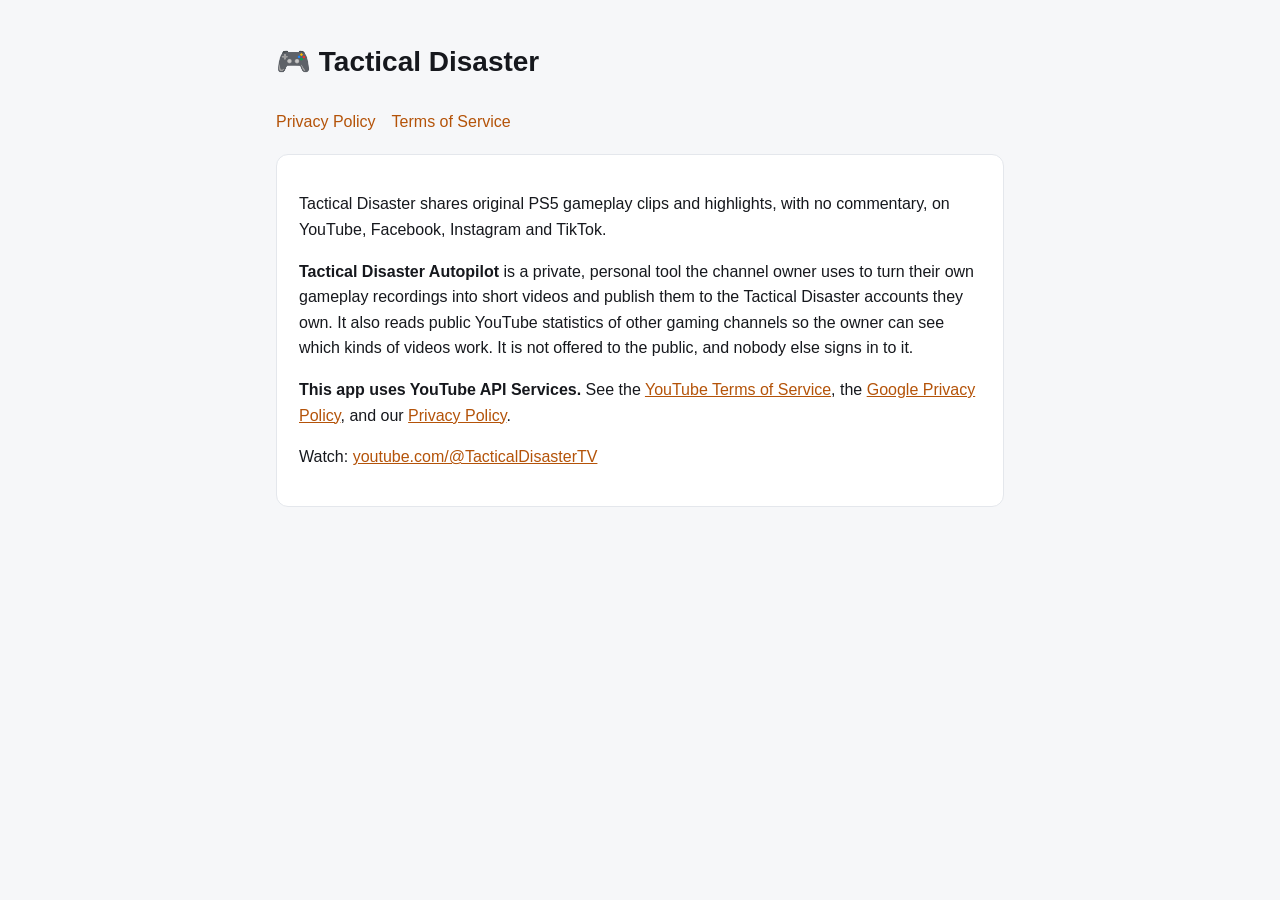
<file: index.html>
<!doctype html>
<html lang="en">
<head>
<meta charset="utf-8">
<meta name="viewport" content="width=device-width, initial-scale=1">
<title>Tactical Disaster</title>
<meta name="description" content="Tactical Disaster – PS5 gameplay clips, no commentary.">
<link rel="stylesheet" href="style.css">
</head>
<body>
<main>
<header><h1>🎮 Tactical Disaster</h1></header>
<nav><a href="privacy.html">Privacy Policy</a><a href="terms.html">Terms of Service</a></nav>
<div class="card" style="margin-top:20px">
<p>Tactical Disaster shares original PS5 gameplay clips and highlights, with no commentary, on YouTube, Facebook, Instagram and TikTok.</p>
<p><strong>Tactical Disaster Autopilot</strong> is a private, personal tool the channel owner uses to turn their own gameplay recordings into short videos and publish them to the Tactical Disaster accounts they own. It also reads public YouTube statistics of other gaming channels so the owner can see which kinds of videos work. It is not offered to the public, and nobody else signs in to it.</p>
<p><strong>This app uses YouTube API Services.</strong> See the <a href="https://www.youtube.com/t/terms">YouTube Terms of Service</a>, the <a href="https://policies.google.com/privacy">Google Privacy Policy</a>, and our <a href="privacy.html">Privacy Policy</a>.</p>
<p>Watch: <a href="https://www.youtube.com/@TacticalDisasterTV">youtube.com/@TacticalDisasterTV</a></p>
</div>
</main>
</body>
</html>
</file>
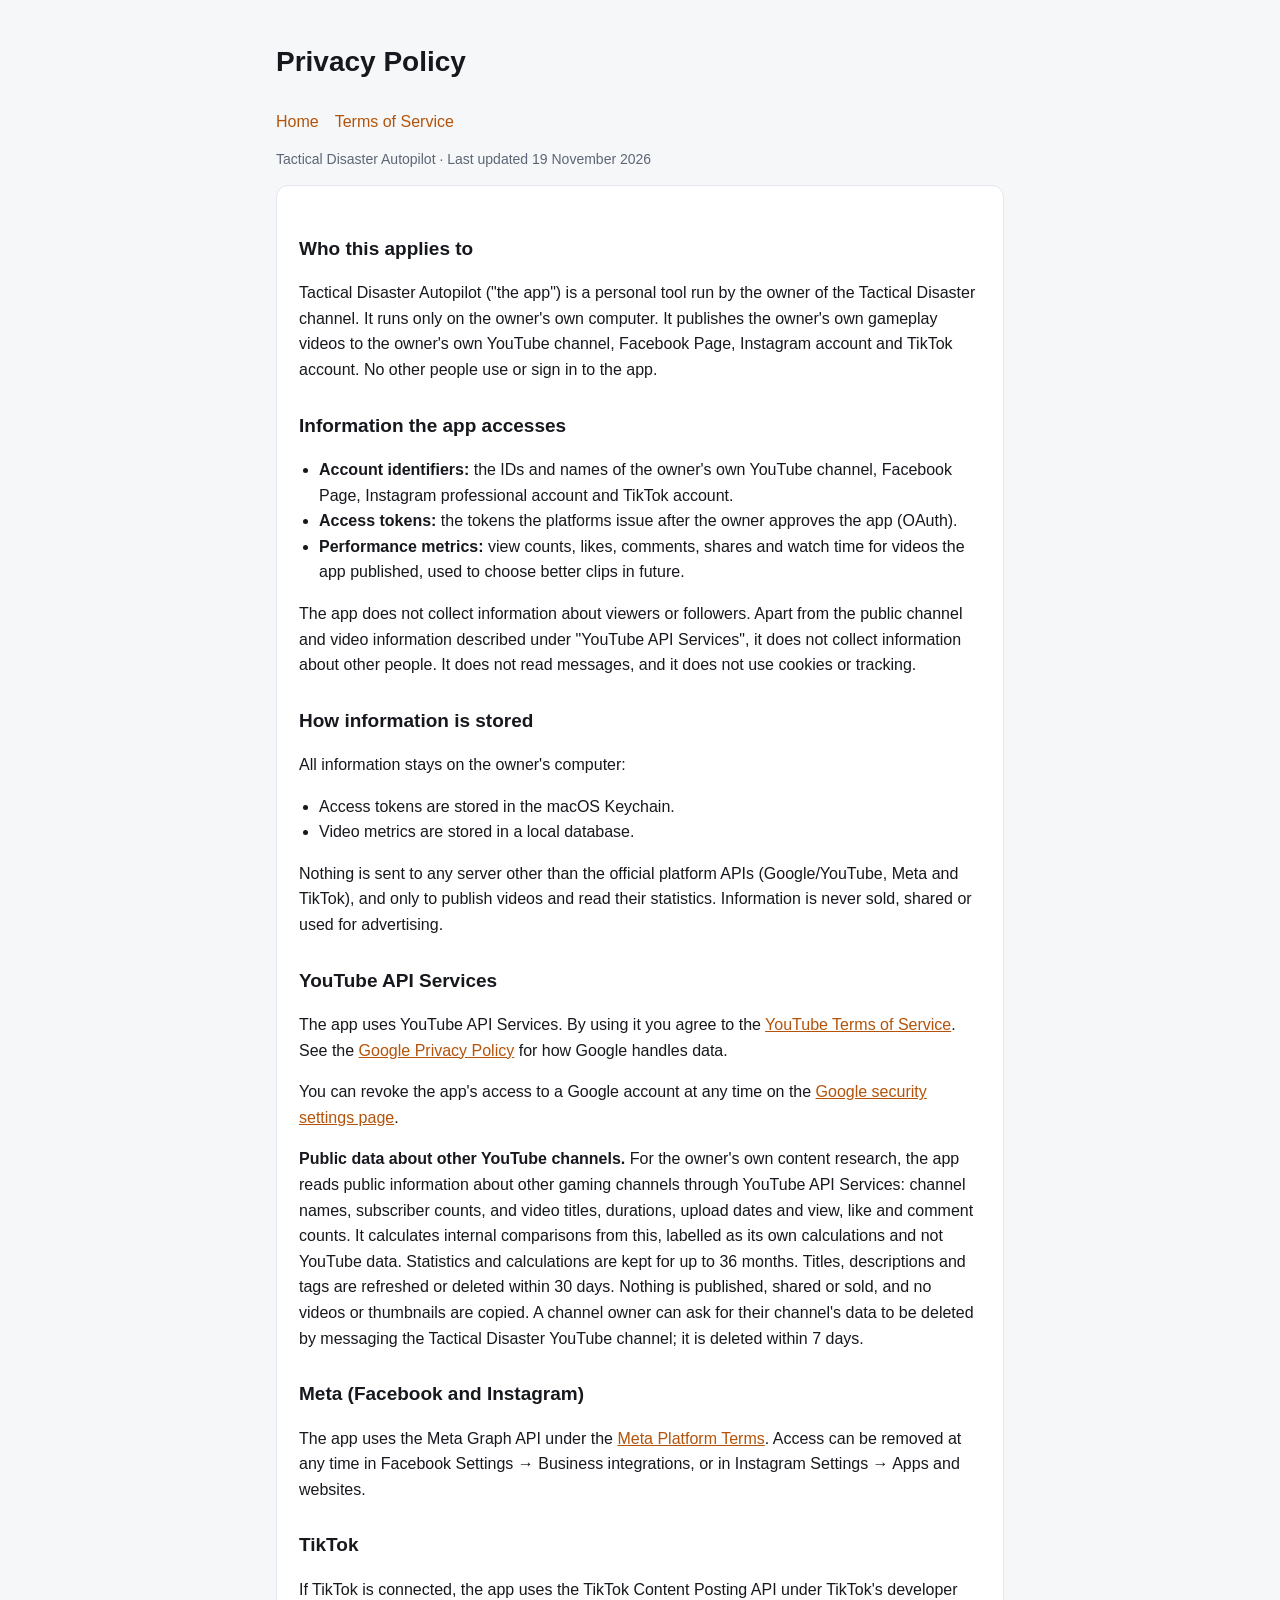
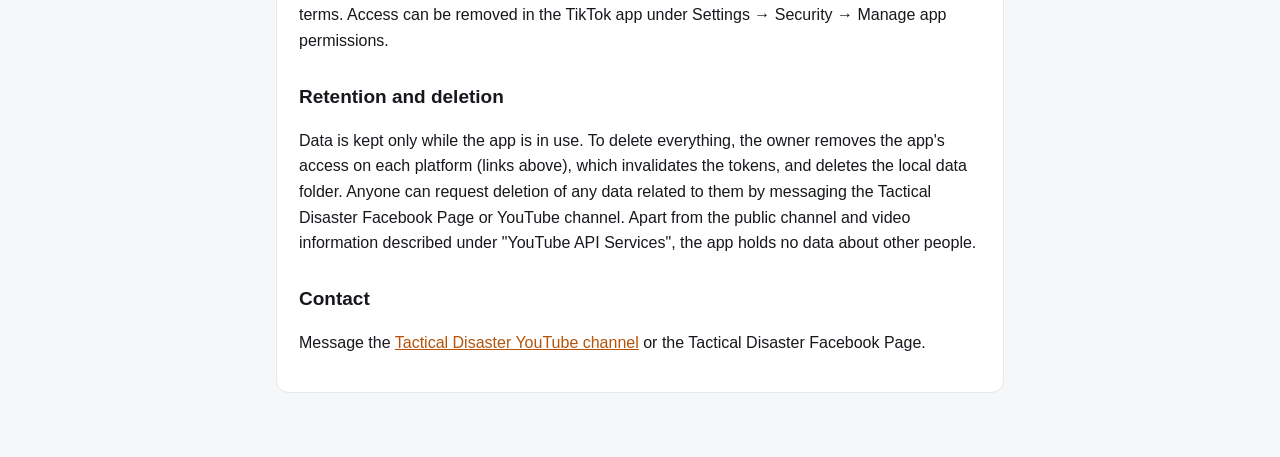
<file: privacy.html>
<!doctype html>
<html lang="en">
<head>
<meta charset="utf-8">
<meta name="viewport" content="width=device-width, initial-scale=1">
<title>Privacy Policy</title>
<meta name="description" content="Privacy policy for Tactical Disaster Autopilot.">
<link rel="stylesheet" href="style.css">
</head>
<body>
<main>
<header><h1>Privacy Policy</h1></header>
<nav><a href="index.html">Home</a><a href="terms.html">Terms of Service</a></nav>
<p class="mute">Tactical Disaster Autopilot · Last updated 19 November 2026</p>
<div class="card">
<h2>Who this applies to</h2>
<p>Tactical Disaster Autopilot ("the app") is a personal tool run by the owner of the Tactical Disaster channel. It runs only on the owner's own computer. It publishes the owner's own gameplay videos to the owner's own YouTube channel, Facebook Page, Instagram account and TikTok account. No other people use or sign in to the app.</p>

<h2>Information the app accesses</h2>
<ul>
<li><strong>Account identifiers:</strong> the IDs and names of the owner's own YouTube channel, Facebook Page, Instagram professional account and TikTok account.</li>
<li><strong>Access tokens:</strong> the tokens the platforms issue after the owner approves the app (OAuth).</li>
<li><strong>Performance metrics:</strong> view counts, likes, comments, shares and watch time for videos the app published, used to choose better clips in future.</li>
</ul>
<p>The app does not collect information about viewers or followers. Apart from the public channel and video information described under "YouTube API Services", it does not collect information about other people. It does not read messages, and it does not use cookies or tracking.</p>

<h2>How information is stored</h2>
<p>All information stays on the owner's computer:</p>
<ul>
<li>Access tokens are stored in the macOS Keychain.</li>
<li>Video metrics are stored in a local database.</li>
</ul>
<p>Nothing is sent to any server other than the official platform APIs (Google/YouTube, Meta and TikTok), and only to publish videos and read their statistics. Information is never sold, shared or used for advertising.</p>

<h2>YouTube API Services</h2>
<p>The app uses YouTube API Services. By using it you agree to the <a href="https://www.youtube.com/t/terms">YouTube Terms of Service</a>. See the <a href="https://policies.google.com/privacy">Google Privacy Policy</a> for how Google handles data.</p>
<p>You can revoke the app's access to a Google account at any time on the <a href="https://myaccount.google.com/connections">Google security settings page</a>.</p>
<p><strong>Public data about other YouTube channels.</strong> For the owner's own content research, the app reads public information about other gaming channels through YouTube API Services: channel names, subscriber counts, and video titles, durations, upload dates and view, like and comment counts. It calculates internal comparisons from this, labelled as its own calculations and not YouTube data. Statistics and calculations are kept for up to 36 months. Titles, descriptions and tags are refreshed or deleted within 30 days. Nothing is published, shared or sold, and no videos or thumbnails are copied. A channel owner can ask for their channel's data to be deleted by messaging the Tactical Disaster YouTube channel; it is deleted within 7 days.</p>

<h2>Meta (Facebook and Instagram)</h2>
<p>The app uses the Meta Graph API under the <a href="https://developers.facebook.com/terms/">Meta Platform Terms</a>. Access can be removed at any time in Facebook Settings → Business integrations, or in Instagram Settings → Apps and websites.</p>

<h2>TikTok</h2>
<p>If TikTok is connected, the app uses the TikTok Content Posting API under TikTok's developer terms. Access can be removed in the TikTok app under Settings → Security → Manage app permissions.</p>

<h2>Retention and deletion</h2>
<p>Data is kept only while the app is in use. To delete everything, the owner removes the app's access on each platform (links above), which invalidates the tokens, and deletes the local data folder. Anyone can request deletion of any data related to them by messaging the Tactical Disaster Facebook Page or YouTube channel. Apart from the public channel and video information described under "YouTube API Services", the app holds no data about other people.</p>

<h2>Contact</h2>
<p>Message the <a href="https://www.youtube.com/@TacticalDisasterTV">Tactical Disaster YouTube channel</a> or the Tactical Disaster Facebook Page.</p>
</div>
</main>
</body>
</html>
</file>
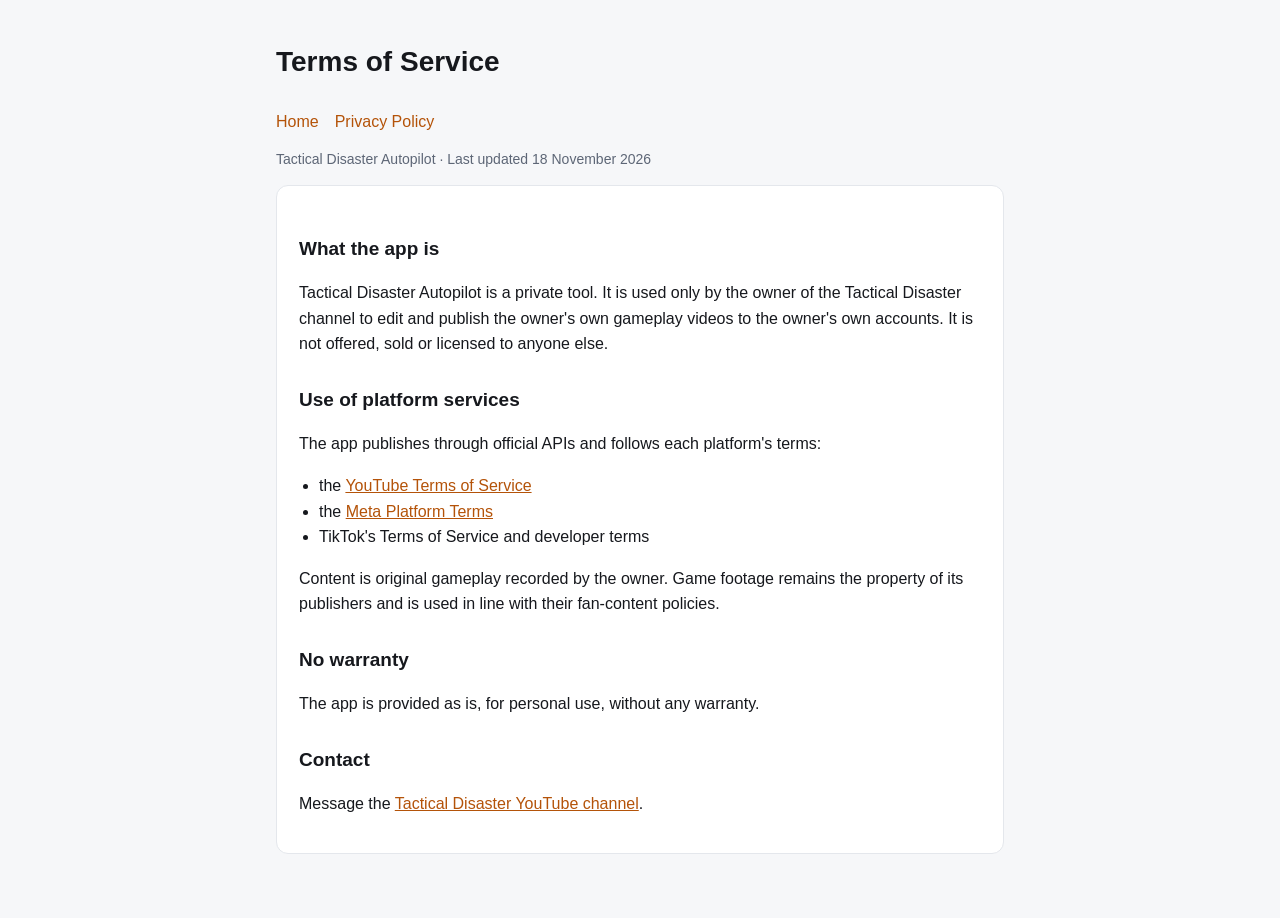
<file: terms.html>
<!doctype html>
<html lang="en">
<head>
<meta charset="utf-8">
<meta name="viewport" content="width=device-width, initial-scale=1">
<title>Terms of Service</title>
<meta name="description" content="Terms of service for Tactical Disaster Autopilot.">
<link rel="stylesheet" href="style.css">
</head>
<body>
<main>
<header><h1>Terms of Service</h1></header>
<nav><a href="index.html">Home</a><a href="privacy.html">Privacy Policy</a></nav>
<p class="mute">Tactical Disaster Autopilot · Last updated 18 November 2026</p>
<div class="card">
<h2>What the app is</h2>
<p>Tactical Disaster Autopilot is a private tool. It is used only by the owner of the Tactical Disaster channel to edit and publish the owner's own gameplay videos to the owner's own accounts. It is not offered, sold or licensed to anyone else.</p>
<h2>Use of platform services</h2>
<p>The app publishes through official APIs and follows each platform's terms:</p>
<ul>
<li>the <a href="https://www.youtube.com/t/terms">YouTube Terms of Service</a></li>
<li>the <a href="https://developers.facebook.com/terms/">Meta Platform Terms</a></li>
<li>TikTok's Terms of Service and developer terms</li>
</ul>
<p>Content is original gameplay recorded by the owner. Game footage remains the property of its publishers and is used in line with their fan-content policies.</p>
<h2>No warranty</h2>
<p>The app is provided as is, for personal use, without any warranty.</p>
<h2>Contact</h2>
<p>Message the <a href="https://www.youtube.com/@TacticalDisasterTV">Tactical Disaster YouTube channel</a>.</p>
</div>
</main>
</body>
</html>
</file>
<file: style.css>
:root{--bg:#0f1115;--card:#171a21;--ink:#e6e8ec;--mute:#98a2b3;--acc:#fbbf24;--line:#262b36}
@media (prefers-color-scheme:light){:root{--bg:#f6f7f9;--card:#fff;--ink:#16181d;--mute:#5d6676;--acc:#b45309;--line:#e4e7ec}}
*{box-sizing:border-box}
body{margin:0;background:var(--bg);color:var(--ink);font:16px/1.6 -apple-system,BlinkMacSystemFont,"Segoe UI",Roboto,sans-serif}
main{max-width:760px;margin:0 auto;padding:40px 16px 64px}
header{display:flex;gap:16px;align-items:center;flex-wrap:wrap;margin-bottom:24px}
h1{font-size:28px;margin:0}h2{font-size:19px;margin:28px 0 8px}
nav a{color:var(--acc);margin-right:16px;text-decoration:none}nav a:hover{text-decoration:underline}
a{color:var(--acc)}
.card{background:var(--card);border:1px solid var(--line);border-radius:12px;padding:20px 22px}
.mute{color:var(--mute);font-size:14px}
ul{padding-left:20px}
</file>
